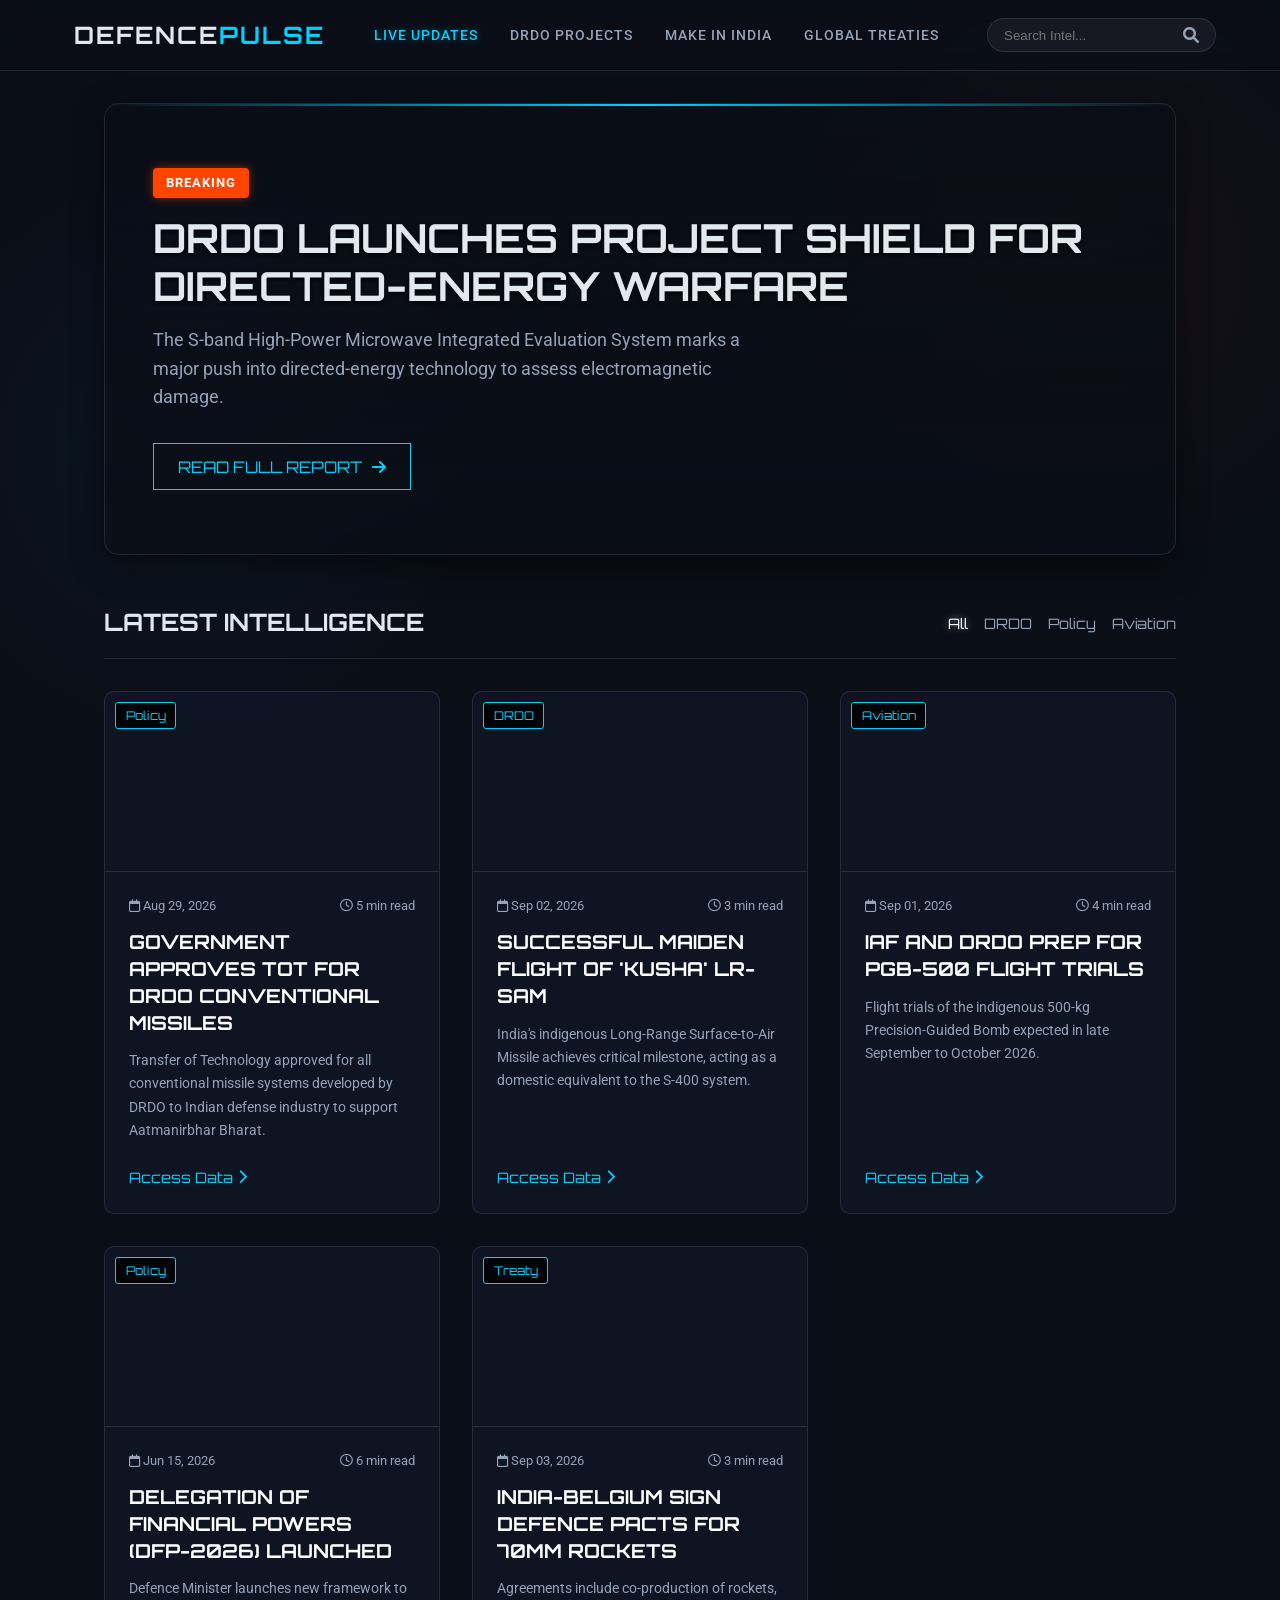
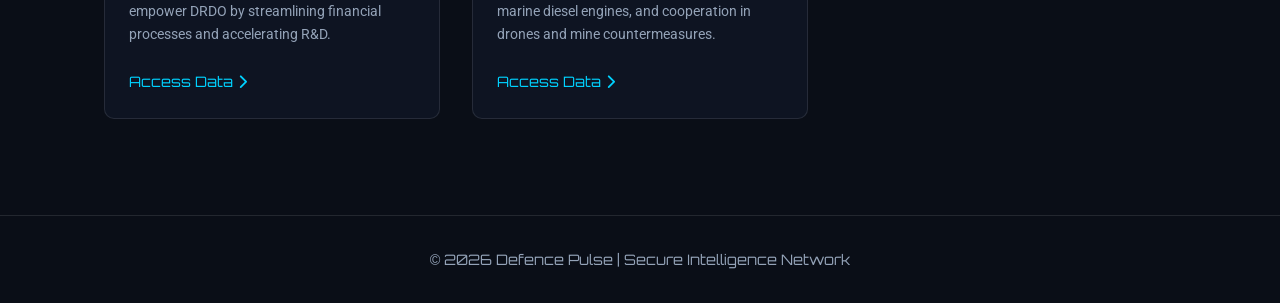
<file: index.html>
<!DOCTYPE html>
<html lang="en">
<head>
    <meta charset="UTF-8">
    <meta name="viewport" content="width=device-width, initial-scale=1.0">
    <title>DRDO & Defence Pulse | Advanced News Dashboard</title>
    <meta name="description" content="Stay updated with the latest in Indian Defence, DRDO research, and Aatmanirbhar Bharat initiatives.">
    <link rel="stylesheet" href="style.css">
    <link href="https://fonts.googleapis.com/css2?family=Orbitron:wght@400;700&family=Roboto:wght@300;400;700&display=swap" rel="stylesheet">
    <link rel="stylesheet" href="https://cdnjs.cloudflare.com/ajax/libs/font-awesome/6.0.0/css/all.min.css">
</head>
<body>
    <header class="top-nav">
        <div class="logo">
            <i class="fa-solid fa-shield-halved"></i>
            <span>DEFENCE<span class="highlight">PULSE</span></span>
        </div>
        <nav>
            <ul>
                <li><a href="#" class="active">Live Updates</a></li>
                <li><a href="#">DRDO Projects</a></li>
                <li><a href="#">Make In India</a></li>
                <li><a href="#">Global Treaties</a></li>
            </ul>
        </nav>
        <div class="search-bar">
            <input type="text" placeholder="Search Intel...">
            <i class="fa-solid fa-search"></i>
        </div>
    </header>

    <main>
        <section class="hero-section">
            <div class="hero-content">
                <span class="badge">BREAKING</span>
                <h1 id="hero-title">Loading strategic update...</h1>
                <p id="hero-excerpt">Acquiring intel...</p>
                <button class="btn-primary">Read Full Report <i class="fa-solid fa-arrow-right"></i></button>
            </div>
        </section>

        <section class="news-grid-container">
            <div class="section-header">
                <h2>Latest Intelligence</h2>
                <div class="filters">
                    <button class="filter-btn active" data-filter="all">All</button>
                    <button class="filter-btn" data-filter="DRDO">DRDO</button>
                    <button class="filter-btn" data-filter="Policy">Policy</button>
                    <button class="filter-btn" data-filter="Aviation">Aviation</button>
                </div>
            </div>
            
            <div class="news-grid" id="news-grid">
                <!-- Cards will be injected here by JS -->
            </div>
        </section>
    </main>

    <footer>
        <p>&copy; 2026 Defence Pulse | Secure Intelligence Network</p>
    </footer>

    <script src="script.js"></script>
</body>
</html>
</file>
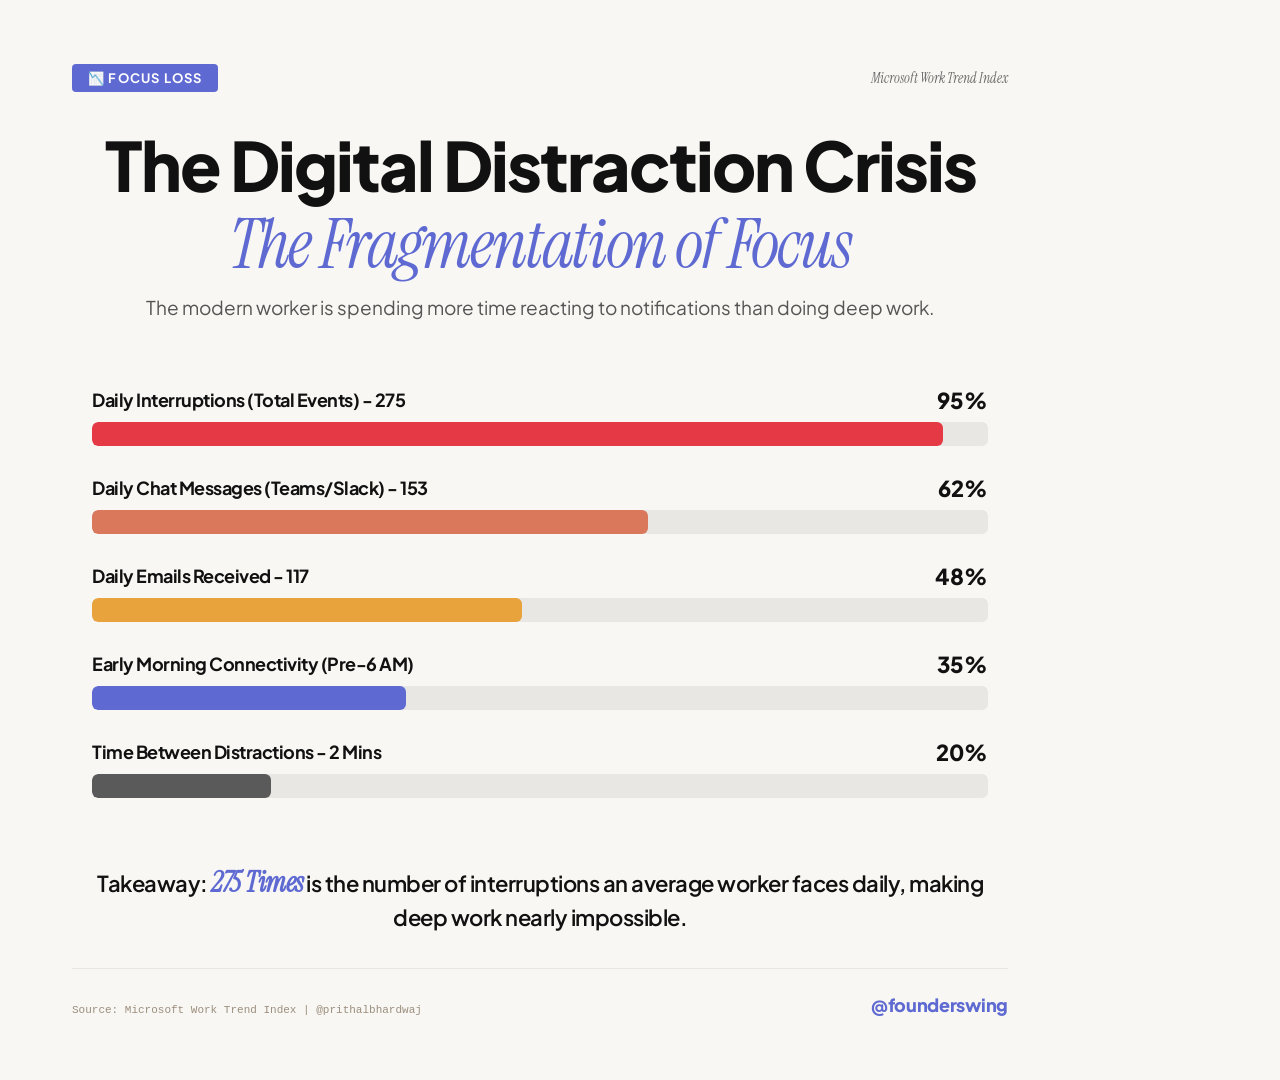
<file: daily-linkedin-posts-pipeline/linkedin-infographic.html>
<!DOCTYPE html>
<html lang="en">
<head>
<meta charset="UTF-8">
<meta name="viewport" content="width=device-width, initial-scale=1.0">
<title>Startup Failure Rates by Industry Sector</title>
<style>
  @import url('https://fonts.googleapis.com/css2?family=Plus+Jakarta+Sans:wght@500;600;700;800;900&family=Instrument+Serif:ital@1&display=swap');

  * { box-sizing: border-box; margin: 0; padding: 0; }
  body {
    font-family: 'Plus Jakarta Sans', -apple-system, BlinkMacSystemFont, "Segoe UI", Arial, sans-serif;
    background: #F8F7F3;
    width: 1080px;
    height: 1080px;
    overflow: hidden;
    display: flex;
    align-items: center;
    justify-content: center;
  }
  .card {
    width: 1080px;
    height: 1080px;
    background: #F8F7F3;
    padding: 64px 72px;
    display: flex;
    flex-direction: column;
    justify-content: space-between;
    position: relative;
  }
  .top-bar {
    display: flex;
    justify-content: space-between;
    align-items: center;
  }
  .badge {
    display: inline-flex;
    align-items: center;
    gap: 8px;
    background: #5E6AD2;
    color: #fff;
    font-size: 13px;
    font-weight: 700;
    letter-spacing: 1.2px;
    text-transform: uppercase;
    padding: 6px 16px;
    border-radius: 4px;
  }
  .date-label {
    font-size: 14px;
    color: #6B6B6B;
    font-style: italic;
    font-family: 'Instrument Serif', Georgia, serif;
  }
  
  .header-block {
    margin-top: 10px;
    text-align: center;
  }
  .title {
    font-size: 68px;
    font-weight: 900;
    color: #111111;
    line-height: 1.1;
    margin-bottom: 12px;
    letter-spacing: -2px;
  }
  .title span {
    color: #5E6AD2;
    font-style: italic;
    font-family: 'Instrument Serif', Georgia, serif;
    font-weight: 400;
  }
  .subtitle {
    font-size: 19px;
    color: #555555;
    max-width: 850px;
    margin: 0 auto;
    line-height: 1.4;
  }

  .content-area {
    display: flex;
    flex-direction: column;
    gap: 28px;
    margin: 40px 0;
    padding: 0 20px;
  }

  .bar-row {
    display: flex;
    flex-direction: column;
    gap: 8px;
  }

  .bar-info {
    display: flex;
    justify-content: space-between;
    align-items: center;
    font-size: 18px;
    font-weight: 700;
    color: #111111;
  }

  .bar-label {
    letter-spacing: -0.5px;
  }

  .bar-value {
    font-size: 22px;
    font-weight: 900;
    color: #111111;
  }

  .bar-track {
    width: 100%;
    height: 24px;
    background-color: #E8E7E3;
    border-radius: 6px;
    overflow: hidden;
  }

  .bar-fill {
    height: 100%;
    border-radius: 6px;
    transition: width 1s ease-in-out;
  }

  .takeaway-box {
    text-align: center;
    margin-bottom: 10px;
  }

  .takeaway-text {
    font-size: 22px;
    color: #111111;
    font-weight: 600;
    line-height: 1.4;
    letter-spacing: -0.5px;
  }

  .takeaway-text span {
    font-family: 'Instrument Serif', Georgia, serif;
    font-style: italic;
    color: #5E6AD2;
    font-size: 28px;
  }

  .footer {
    display: flex;
    justify-content: space-between;
    align-items: flex-end;
    border-top: 1px solid #E8E7E3;
    padding-top: 24px;
  }
  .source {
    font-size: 11px;
    color: #9B8E7E;
    font-family: monospace;
  }
  .brand {
    font-size: 18px;
    font-weight: 800;
    color: #5E6AD2;
    letter-spacing: -0.3px;
  }
</style>
</head>
<body>
<div class="card">
  <div class="top-bar">
    <div class="badge">📉 FOCUS LOSS</div>
    <div class="date-label">Microsoft Work Trend Index</div>
  </div>
  
  <div class="header-block">
    <div class="title">The Digital Distraction Crisis <span>The Fragmentation of Focus</span></div>
    <div class="subtitle">The modern worker is spending more time reacting to notifications than doing deep work.</div>
  </div>

  <div class="content-area">
        <div class="bar-row">
      <div class="bar-info">
        <span class="bar-label">Daily Interruptions (Total Events) - 275</span>
        <span class="bar-value">95%</span>
      </div>
      <div class="bar-track">
        <div class="bar-fill" style="width: 95%; background-color: #E63946;"></div>
      </div>
    </div>
    <div class="bar-row">
      <div class="bar-info">
        <span class="bar-label">Daily Chat Messages (Teams/Slack) - 153</span>
        <span class="bar-value">62%</span>
      </div>
      <div class="bar-track">
        <div class="bar-fill" style="width: 62%; background-color: #D9785B;"></div>
      </div>
    </div>
    <div class="bar-row">
      <div class="bar-info">
        <span class="bar-label">Daily Emails Received - 117</span>
        <span class="bar-value">48%</span>
      </div>
      <div class="bar-track">
        <div class="bar-fill" style="width: 48%; background-color: #E8A33D;"></div>
      </div>
    </div>
    <div class="bar-row">
      <div class="bar-info">
        <span class="bar-label">Early Morning Connectivity (Pre-6 AM)</span>
        <span class="bar-value">35%</span>
      </div>
      <div class="bar-track">
        <div class="bar-fill" style="width: 35%; background-color: #5E6AD2;"></div>
      </div>
    </div>
    <div class="bar-row">
      <div class="bar-info">
        <span class="bar-label">Time Between Distractions - 2 Mins</span>
        <span class="bar-value">20%</span>
      </div>
      <div class="bar-track">
        <div class="bar-fill" style="width: 20%; background-color: #5A5A5A;"></div>
      </div>
    </div>
  </div>

  <div class="takeaway-box">
    <div class="takeaway-text">Takeaway: <span>275 Times</span> is the number of interruptions an average worker faces daily, making deep work nearly impossible.</div>
  </div>

  <div class="footer">
    <div class="source">Source: Microsoft Work Trend Index | @prithalbhardwaj</div>
    <div class="brand">@founderswing</div>
  </div>
</div>
</body>
</html>
</file>
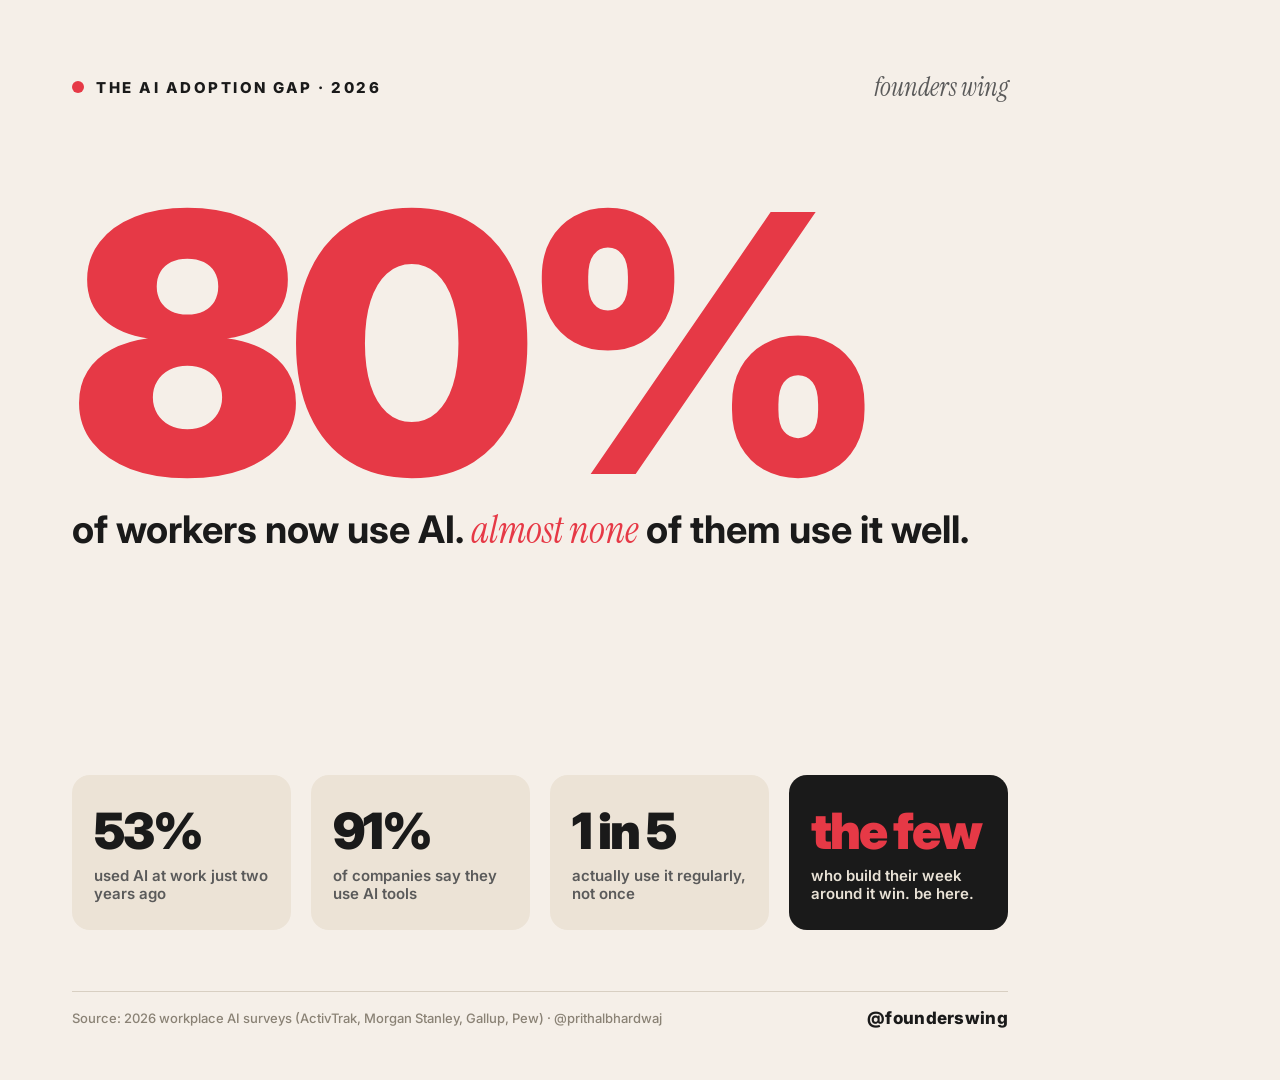
<file: daily-linkedin-posts-pipeline/linkedin-performance-infographic.html>
<!DOCTYPE html>
<html lang="en">
<head>
<meta charset="UTF-8"/>
<meta name="viewport" content="width=1080"/>
<link rel="preconnect" href="https://fonts.googleapis.com"/>
<link rel="preconnect" href="https://fonts.gstatic.com" crossorigin/>
<link href="https://fonts.googleapis.com/css2?family=Inter:wght@400;500;600;700;800;900&family=Instrument+Serif:ital@0;1&display=swap" rel="stylesheet"/>
<style>
  *, *::before, *::after { box-sizing: border-box; margin: 0; padding: 0; }
  body {
    width: 1080px; height: 1080px; overflow: hidden;
    background-color: #F5EFE8; color: #1A1A1A;
    font-family: 'Inter', -apple-system, BlinkMacSystemFont, 'Segoe UI', Arial, sans-serif;
    padding: 70px 72px 60px; position: relative;
  }
  .topbar { display: flex; justify-content: space-between; align-items: center; }
  .kicker { display: flex; align-items: center; gap: 12px; font-size: 15px; font-weight: 800; letter-spacing: 2.5px; text-transform: uppercase; }
  .dot { width: 12px; height: 12px; border-radius: 50%; background: #E63946; }
  .topright { font-family: 'Instrument Serif', serif; font-style: italic; font-size: 26px; color: #5A5A5A; }

  .hero { position: absolute; top: 196px; left: 72px; right: 72px; }
  .bignum { font-size: 360px; font-weight: 900; letter-spacing: -14px; line-height: 0.82; color: #E63946; }
  .heroline { margin-top: 16px; font-size: 38px; font-weight: 700; line-height: 1.18; max-width: 900px; }
  .heroline em { font-family: 'Instrument Serif', serif; font-style: italic; font-weight: 400; color: #E63946; }

  .ministats { position: absolute; left: 72px; right: 72px; bottom: 150px; display: flex; gap: 20px; }
  .card { flex: 1; background: #ECE3D6; border-radius: 18px; padding: 26px 22px; }
  .card.flip { background: #1A1A1A; }
  .card .num { font-size: 50px; font-weight: 900; letter-spacing: -2px; color: #1A1A1A; }
  .card.flip .num { color: #E63946; }
  .card .lbl { margin-top: 6px; font-size: 15px; font-weight: 600; color: #5A5A5A; line-height: 1.25; }
  .card.flip .lbl { color: #E9E2D6; }

  .footer { position: absolute; bottom: 52px; left: 72px; right: 72px; }
  .divider { height: 1px; background: #D8CFC2; margin-bottom: 16px; }
  .footrow { display: flex; justify-content: space-between; align-items: center; }
  .source { font-size: 13px; color: #8A8275; font-weight: 500; max-width: 720px; }
  .handle { font-size: 17px; font-weight: 800; letter-spacing: 0.3px; }
</style>
</head>
<body>
  <div class="topbar">
    <div class="kicker"><span class="dot"></span>The AI adoption gap &middot; 2026</div>
    <div class="topright">founders wing</div>
  </div>

  <div class="hero">
    <div class="bignum">80%</div>
    <div class="heroline">of workers now use AI. <em>almost none</em> of them use it well.</div>
  </div>

  <div class="ministats">
    <div class="card"><div class="num">53%</div><div class="lbl">used AI at work just two years ago</div></div>
    <div class="card"><div class="num">91%</div><div class="lbl">of companies say they use AI tools</div></div>
    <div class="card"><div class="num">1 in 5</div><div class="lbl">actually use it regularly, not once</div></div>
    <div class="card flip"><div class="num">the few</div><div class="lbl">who build their week around it win. be here.</div></div>
  </div>

  <div class="footer">
    <div class="divider"></div>
    <div class="footrow">
      <div class="source">Source: 2026 workplace AI surveys (ActivTrak, Morgan Stanley, Gallup, Pew) &middot; @prithalbhardwaj</div>
      <div class="handle">@founderswing</div>
    </div>
  </div>
</body>
</html>
</file>
<file: style.css>
:root {
    --bg-dark: #0a0e17;
    --bg-card: rgba(16, 24, 40, 0.7);
    --primary-color: #00d2ff;
    --primary-glow: rgba(0, 210, 255, 0.4);
    --accent-orange: #ff4500;
    --text-main: #e2e8f0;
    --text-muted: #94a3b8;
    --border-color: rgba(255, 255, 255, 0.1);
    --glass-blur: blur(10px);
}

* {
    margin: 0;
    padding: 0;
    box-sizing: border-box;
}

body {
    font-family: 'Roboto', sans-serif;
    background-color: var(--bg-dark);
    color: var(--text-main);
    line-height: 1.6;
    background-image: 
        radial-gradient(circle at 15% 50%, rgba(0, 210, 255, 0.05), transparent 25%),
        radial-gradient(circle at 85% 30%, rgba(255, 69, 0, 0.05), transparent 25%);
    background-attachment: fixed;
}

h1, h2, h3, .logo {
    font-family: 'Orbitron', sans-serif;
    text-transform: uppercase;
}

/* Header */
.top-nav {
    display: flex;
    justify-content: space-between;
    align-items: center;
    padding: 1rem 5%;
    background: rgba(10, 14, 23, 0.8);
    backdrop-filter: var(--glass-blur);
    border-bottom: 1px solid var(--border-color);
    position: sticky;
    top: 0;
    z-index: 1000;
}

.logo {
    font-size: 1.5rem;
    font-weight: 700;
    letter-spacing: 2px;
    display: flex;
    align-items: center;
    gap: 10px;
}

.logo i {
    color: var(--primary-color);
}

.highlight {
    color: var(--primary-color);
}

nav ul {
    display: flex;
    list-style: none;
    gap: 2rem;
}

nav a {
    color: var(--text-muted);
    text-decoration: none;
    font-weight: 500;
    font-size: 0.9rem;
    letter-spacing: 1px;
    transition: color 0.3s ease;
    text-transform: uppercase;
}

nav a:hover, nav a.active {
    color: var(--primary-color);
    text-shadow: 0 0 10px var(--primary-glow);
}

.search-bar {
    display: flex;
    align-items: center;
    background: rgba(255, 255, 255, 0.05);
    border: 1px solid var(--border-color);
    border-radius: 20px;
    padding: 0.5rem 1rem;
    transition: all 0.3s ease;
}

.search-bar:focus-within {
    border-color: var(--primary-color);
    box-shadow: 0 0 10px var(--primary-glow);
}

.search-bar input {
    background: transparent;
    border: none;
    color: white;
    outline: none;
    padding-right: 10px;
}

.search-bar i {
    color: var(--text-muted);
}

/* Main Content */
main {
    max-width: 1200px;
    margin: 0 auto;
    padding: 2rem 5%;
}

/* Hero Section */
.hero-section {
    background: linear-gradient(rgba(10, 14, 23, 0.7), rgba(10, 14, 23, 0.9)), url('https://images.unsplash.com/photo-1579273166152-d725a4e2b755?ixlib=rb-4.0.3&auto=format&fit=crop&w=1920&q=80') center/cover;
    border-radius: 15px;
    padding: 4rem 3rem;
    margin-bottom: 3rem;
    border: 1px solid var(--border-color);
    position: relative;
    overflow: hidden;
    box-shadow: 0 10px 30px rgba(0,0,0,0.5);
}

.hero-section::before {
    content: '';
    position: absolute;
    top: 0; left: 0; width: 100%; height: 2px;
    background: linear-gradient(90deg, transparent, var(--primary-color), transparent);
}

.badge {
    background-color: var(--accent-orange);
    color: white;
    padding: 0.3rem 0.8rem;
    font-size: 0.8rem;
    font-weight: bold;
    border-radius: 4px;
    letter-spacing: 1px;
    display: inline-block;
    margin-bottom: 1rem;
    text-transform: uppercase;
    box-shadow: 0 0 10px rgba(255, 69, 0, 0.5);
}

.hero-content h1 {
    font-size: 2.5rem;
    margin-bottom: 1rem;
    line-height: 1.2;
    text-shadow: 0 2px 4px rgba(0,0,0,0.8);
}

.hero-content p {
    font-size: 1.1rem;
    color: var(--text-muted);
    max-width: 600px;
    margin-bottom: 2rem;
}

.btn-primary {
    background: transparent;
    color: var(--primary-color);
    border: 1px solid var(--primary-color);
    padding: 0.8rem 1.5rem;
    font-size: 1rem;
    font-family: 'Orbitron', sans-serif;
    cursor: pointer;
    transition: all 0.3s ease;
    display: inline-flex;
    align-items: center;
    gap: 10px;
    text-transform: uppercase;
}

.btn-primary:hover {
    background: var(--primary-color);
    color: var(--bg-dark);
    box-shadow: 0 0 15px var(--primary-glow);
}

/* News Grid */
.section-header {
    display: flex;
    justify-content: space-between;
    align-items: center;
    margin-bottom: 2rem;
    border-bottom: 1px solid var(--border-color);
    padding-bottom: 1rem;
}

.filters {
    display: flex;
    gap: 1rem;
}

.filter-btn {
    background: transparent;
    border: none;
    color: var(--text-muted);
    cursor: pointer;
    font-family: 'Orbitron', sans-serif;
    font-size: 0.9rem;
    transition: color 0.3s;
}

.filter-btn.active, .filter-btn:hover {
    color: white;
    text-shadow: 0 0 8px rgba(255,255,255,0.5);
}

.news-grid {
    display: grid;
    grid-template-columns: repeat(auto-fill, minmax(320px, 1fr));
    gap: 2rem;
}

.news-card {
    background: var(--bg-card);
    border: 1px solid var(--border-color);
    border-radius: 10px;
    overflow: hidden;
    transition: transform 0.3s ease, border-color 0.3s ease, box-shadow 0.3s ease;
    display: flex;
    flex-direction: column;
}

.news-card:hover {
    transform: translateY(-5px);
    border-color: var(--primary-color);
    box-shadow: 0 5px 20px rgba(0, 210, 255, 0.15);
}

.card-image {
    height: 180px;
    background-size: cover;
    background-position: center;
    border-bottom: 1px solid var(--border-color);
    position: relative;
}

.card-category {
    position: absolute;
    top: 10px;
    left: 10px;
    background: rgba(0, 0, 0, 0.8);
    color: var(--primary-color);
    padding: 0.2rem 0.6rem;
    font-size: 0.75rem;
    font-family: 'Orbitron', sans-serif;
    border: 1px solid var(--primary-color);
    border-radius: 3px;
}

.card-content {
    padding: 1.5rem;
    flex-grow: 1;
    display: flex;
    flex-direction: column;
}

.card-meta {
    display: flex;
    justify-content: space-between;
    font-size: 0.8rem;
    color: var(--text-muted);
    margin-bottom: 0.8rem;
}

.card-title {
    font-size: 1.2rem;
    margin-bottom: 0.8rem;
    color: white;
    line-height: 1.4;
}

.card-excerpt {
    font-size: 0.9rem;
    color: var(--text-muted);
    margin-bottom: 1.5rem;
    flex-grow: 1;
}

.read-more {
    color: var(--primary-color);
    text-decoration: none;
    font-size: 0.9rem;
    font-family: 'Orbitron', sans-serif;
    display: flex;
    align-items: center;
    gap: 5px;
    transition: gap 0.3s ease;
}

.read-more:hover {
    gap: 10px;
}

footer {
    text-align: center;
    padding: 2rem;
    border-top: 1px solid var(--border-color);
    margin-top: 4rem;
    color: var(--text-muted);
    font-size: 0.9rem;
    font-family: 'Orbitron', sans-serif;
}

/* Responsive */
@media (max-width: 768px) {
    .top-nav {
        flex-direction: column;
        gap: 1rem;
    }
    
    .section-header {
        flex-direction: column;
        align-items: flex-start;
        gap: 1rem;
    }
    
    .hero-content h1 {
        font-size: 2rem;
    }
}
</file>
